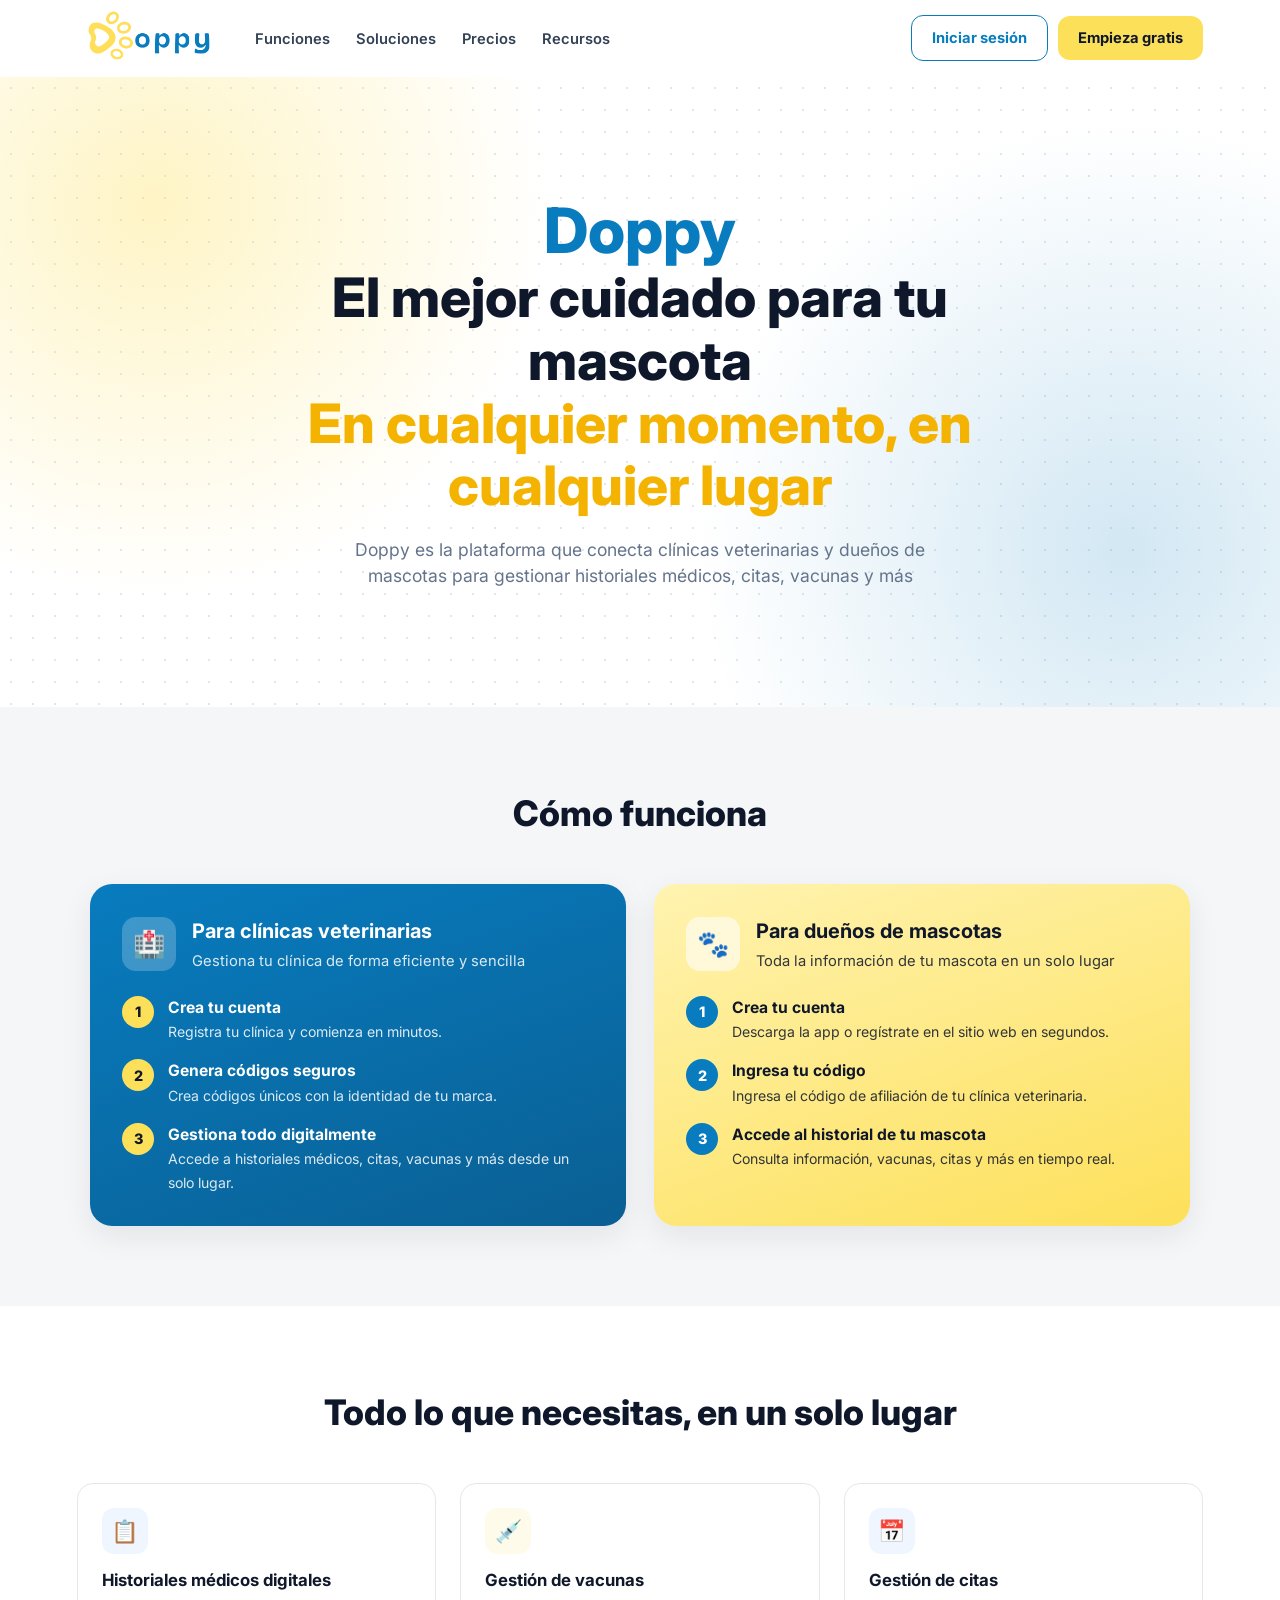
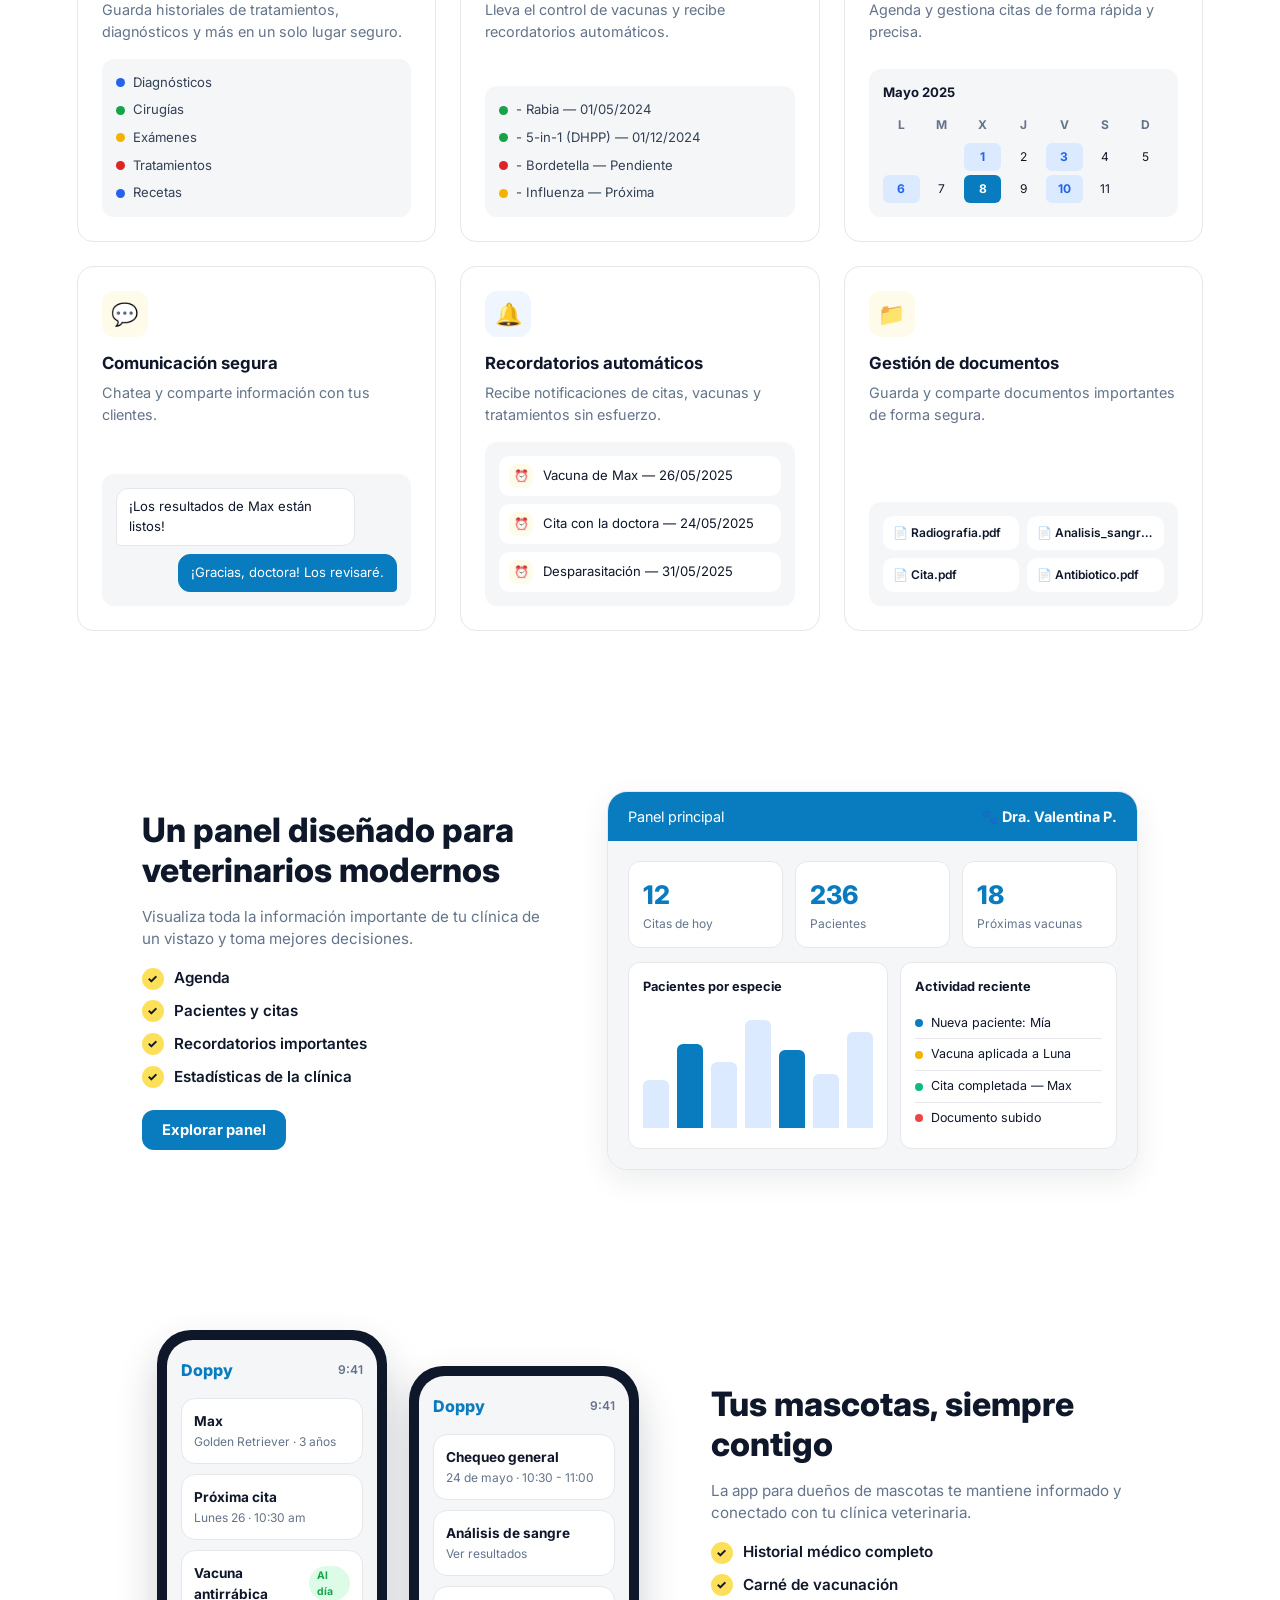
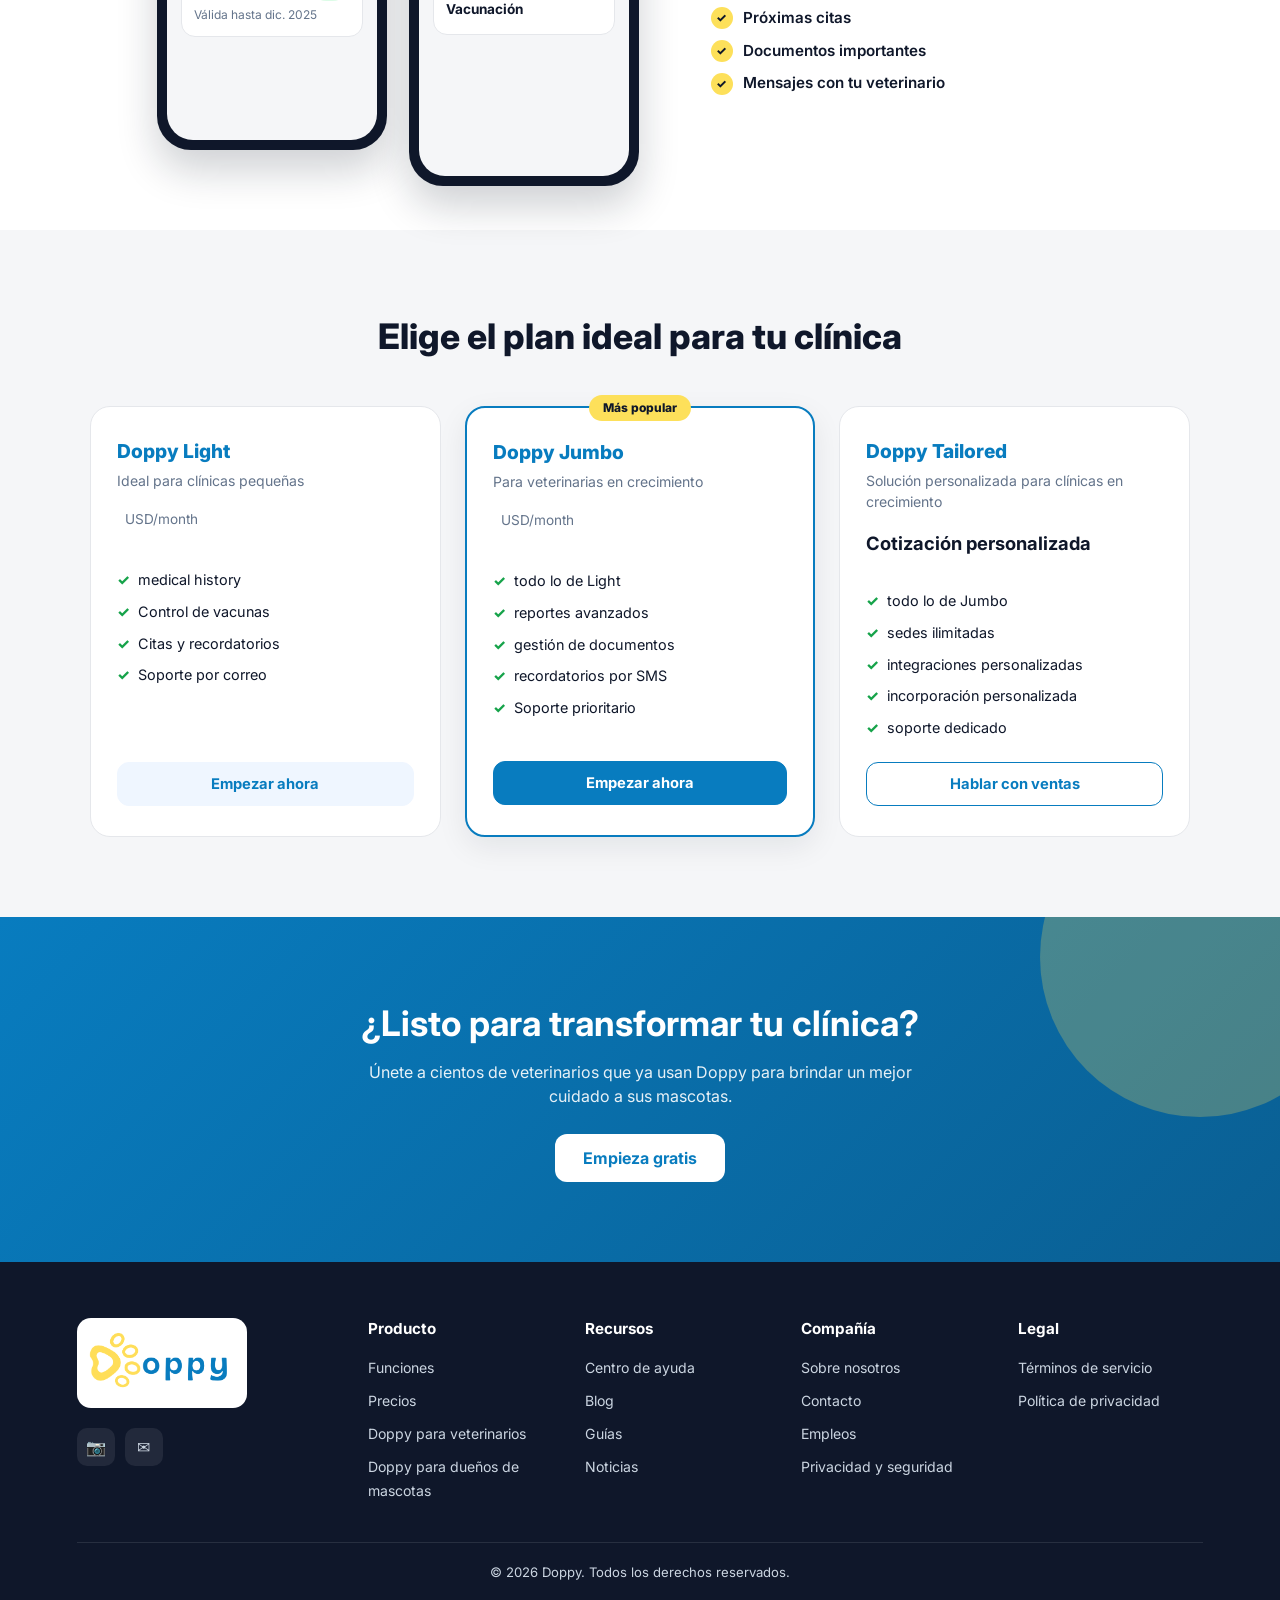
<file: index.html>
<!DOCTYPE html>
<html lang="es">
<head>
<meta charset="UTF-8">
<meta name="viewport" content="width=device-width, initial-scale=1.0">
<title>Doppy Todo para la salud de tu mascota, conectado</title>
<link href="https://fonts.googleapis.com/css2?family=Inter:wght@400;500;600;700;800&display=swap" rel="stylesheet">
<link rel="stylesheet" href="index.css">
</head>
<body>

<!-- NAV -->
<nav>
  <a href="#" class="logo">
    <img src="assets/Type 2.png" alt="Doppy Logo" width="150" height="150">
  </a>
  <ul class="nav-links" id="navLinks">
    <li><a href="#como-funciona">Funciones</a></li>
    <li><a href="#caracteristicas">Soluciones</a></li>
    <li><a href="#planes">Precios</a></li>
    <li><a href="#">Recursos</a></li>
  </ul>
  <div class="nav-right">
    <a href="typeofuser.html" class="btn-ghost" style="text-decoration:none; display:inline-flex; align-items:center; justify-content:center;">Iniciar sesión</a>
    <a href="signupdu.html" class="btn-yellow" style="text-decoration:none; display:inline-flex; align-items:center; justify-content:center;">Empieza gratis</a>
    <button class="hamburger" id="hamburger" aria-label="Menú">
      <span></span><span></span><span></span>
    </button>
  </div>
</nav>

<!-- HERO -->
<section class="hero">
  <div class="hero-text fade-in">
    <h1><span class="doppy-blue">Doppy</span><br>El mejor cuidado para tu mascota<br><span class="doppy-yellow">En cualquier momento, en cualquier lugar</span></h1>
    <p>Doppy es la plataforma que conecta clínicas veterinarias y dueños de mascotas para gestionar historiales médicos, citas, vacunas y más</p> 
  </div>
</section>


<!-- HOW IT WORKS -->
<section class="how" id="como-funciona">
  <h2 class="section-title">Cómo funciona</h2>
  <div class="how-grid">
    <div class="how-card blue-bg fade-in">
      <div class="how-card-header">
        <div class="how-card-icon"></div>
        <div>
          <h3>Para clínicas veterinarias</h3>
          <p>Gestiona tu clínica de forma eficiente y sencilla </p>
        </div>
      </div>
      <ul class="how-steps">
        <li class="how-step">
          <div class="step-num">1</div>
          <div class="step-text">
            <strong>Crea tu cuenta</strong>
            <span>Registra tu clínica y comienza en minutos.</span>
          </div>
        </li>
        <li class="how-step">
          <div class="step-num">2</div>
          <div class="step-text">
            <strong>Genera códigos seguros</strong>
            <span>Crea códigos únicos con la identidad de tu marca.</span>
          </div>
        </li>
        <li class="how-step">
          <div class="step-num">3</div>
          <div class="step-text">
            <strong>Gestiona todo digitalmente</strong>
            <span>Accede a historiales médicos, citas, vacunas y más desde un solo lugar.</span>
          </div>
        </li>
      </ul>
    </div>

    <div class="how-card yellow-bg fade-in">
      <div class="how-card-header">
        <div class="how-card-icon"></div>
        <div>
          <h3>Para dueños de mascotas</h3>
          <p>Toda la información de tu mascota en un solo lugar</p>
        </div>
      </div>
      <ul class="how-steps">
        <li class="how-step">
          <div class="step-num">1</div>
          <div class="step-text">
            <strong>Crea tu cuenta</strong>
            <span>Descarga la app o regístrate en el sitio web en segundos.</span>
          </div>
        </li>
        <li class="how-step">
          <div class="step-num">2</div>
          <div class="step-text">
            <strong>Ingresa tu código</strong>
            <span>Ingresa el código de afiliación de tu clínica veterinaria.</span>
          </div>
        </li>
        <li class="how-step">
          <div class="step-num">3</div>
          <div class="step-text">
            <strong>Accede al historial de tu mascota</strong>
            <span>Consulta información, vacunas, citas y más en tiempo real.</span>
          </div>
        </li>
      </ul>
    </div>
  </div>
</section>

<!-- FEATURES -->
<section class="features" id="caracteristicas">
  <h2 class="section-title">Todo lo que necesitas, en un solo lugar</h2>
  <div class="features-grid">

    <!-- Historiales -->
    <div class="feature-card fade-in">
      <div class="feature-icon"></div>
      <h4>Historiales médicos digitales</h4>
      <p>Guarda historiales de tratamientos, diagnósticos y más en un solo lugar seguro.</p>
      <div class="feature-mini-ui">
        <ul class="mini-list">
          <li><div class="mini-dot dot-blue"></div> Diagnósticos</li>
          <li><div class="mini-dot dot-green"></div> Cirugías</li>
          <li><div class="mini-dot dot-yellow"></div> Exámenes</li>
          <li><div class="mini-dot dot-red"></div> Tratamientos</li>
          <li><div class="mini-dot dot-blue"></div> Recetas</li>
        </ul>
      </div>
    </div>

    <!-- Vacunas -->
    <div class="feature-card fade-in">
      <div class="feature-icon"></div>
      <h4>Gestión de vacunas</h4>
      <p>Lleva el control de vacunas y recibe recordatorios automáticos.</p>
      <div class="feature-mini-ui">
        <ul class="mini-list">
          <li><div class="mini-dot dot-green"></div> - Rabia — 01/05/2024</li>
          <li><div class="mini-dot dot-green"></div> - 5-in-1 (DHPP) — 01/12/2024</li>
          <li><div class="mini-dot dot-red"></div> - Bordetella — Pendiente</li>
          <li><div class="mini-dot dot-yellow"></div> - Influenza — Próxima</li>
        </ul>
      </div>
    </div>

    <!-- Citas -->
    <div class="feature-card fade-in">
      <div class="feature-icon"></div>
      <h4>Gestión de citas</h4>
      <p>Agenda y gestiona citas de forma rápida y precisa.</p>
      <div class="feature-mini-ui mini-calendar">
        <div class="cal-header"><span>Mayo 2025</span><span></span></div>
        <div class="cal-grid">
          <div class="cal-day header">L</div><div class="cal-day header">M</div>
          <div class="cal-day header">X</div><div class="cal-day header">J</div>
          <div class="cal-day header">V</div><div class="cal-day header">S</div>
          <div class="cal-day header">D</div>
          <div class="cal-day"></div><div class="cal-day"></div>
          <div class="cal-day has-event">1</div><div class="cal-day">2</div>
          <div class="cal-day has-event">3</div><div class="cal-day">4</div>
          <div class="cal-day">5</div><div class="cal-day has-event">6</div>
          <div class="cal-day">7</div><div class="cal-day highlight">8</div>
          <div class="cal-day">9</div><div class="cal-day has-event">10</div>
          <div class="cal-day">11</div>
        </div>
      </div>
    </div>

    <!-- Chat -->
    <div class="feature-card fade-in">
      <div class="feature-icon"></div>
      <h4>Comunicación segura</h4>
      <p>Chatea y comparte información con tus clientes.</p>
      <div class="feature-mini-ui">
        <div class="mini-chat">
          <div class="chat-msg">
            <div class="chat-bubble">¡Los resultados de Max están listos!</div>
          </div>
          <div class="chat-msg sent">
            <div class="chat-bubble">¡Gracias, doctora! Los revisaré.</div>
          </div>
        </div>
      </div>
    </div>

    <!-- Recordatorios -->
    <div class="feature-card fade-in">
      <div class="feature-icon"></div>
      <h4>Recordatorios automáticos</h4>
      <p>Recibe notificaciones de citas, vacunas y tratamientos sin esfuerzo.</p>
      <div class="feature-mini-ui">
        <div class="mini-reminder">
          <div class="reminder-item">
            <span class="reminder-icon"></span>
            <div>Vacuna de Max — 26/05/2025</div>
          </div>
          <div class="reminder-item">
            <span class="reminder-icon"></span>
            <div>Cita con la doctora — 24/05/2025</div>
          </div>
          <div class="reminder-item">
            <span class="reminder-icon"></span>
            <div>Desparasitación — 31/05/2025</div>
          </div>
        </div>
      </div>
    </div>

    <!-- Documentos -->
    <div class="feature-card fade-in">
      <div class="feature-icon"></div>
      <h4>Gestión de documentos</h4>
      <p>Guarda y comparte documentos importantes de forma segura.</p>
      <div class="feature-mini-ui">
        <div class="mini-doc">
          <div class="doc-item">Radiografia.pdf</div>
          <div class="doc-item">Analisis_sangre.pdf</div>
          <div class="doc-item">Cita.pdf</div>
          <div class="doc-item">Antibiotico.pdf</div>
        </div>
      </div>
    </div>

  </div>
</section>

<!-- DASHBOARD -->
<section class="dashboard-section">
  <div class="text-side fade-in">
    <h2>Un panel diseñado para veterinarios modernos</h2>
    <p style="color: var(--muted); font-size: 0.95rem;">Visualiza toda la información importante de tu clínica de un vistazo y toma mejores decisiones.</p>
    <ul class="check-list">
      <li>Agenda</li>
      <li>Pacientes y citas</li>
      <li>Recordatorios importantes</li>
      <li> Estadísticas de la clínica</li>
    </ul>
    <button class="btn-blue">Explorar panel</button>
  </div>
  <div class="dashboard-mock-big fade-in">
    <div class="dash-topbar">
      <span>Panel principal</span>
      <strong>🐾 Dra. Valentina P.</strong>
    </div>
    <div class="dash-body">
      <div class="dash-kpis">
        <div class="kpi"><div class="kpi-num">12</div><div class="kpi-label">Citas de hoy</div></div>
        <div class="kpi"><div class="kpi-num">236</div><div class="kpi-label">Pacientes</div></div>
        <div class="kpi"><div class="kpi-num">18</div><div class="kpi-label">Próximas vacunas</div></div>
      </div>
      <div class="dash-bottom">
        <div class="dash-chart">
          <div class="dash-chart-title">Pacientes por especie</div>
          <div class="chart-bars" id="chartBars">
            <div class="bar" style="height: 40%"></div>
            <div class="bar active" style="height: 70%"></div>
            <div class="bar" style="height: 55%"></div>
            <div class="bar" style="height: 90%"></div>
            <div class="bar active" style="height: 65%"></div>
            <div class="bar" style="height: 45%"></div>
            <div class="bar" style="height: 80%"></div>
          </div>
        </div>
        <div class="dash-activity">
          <div class="dash-chart-title">Actividad reciente</div>
          <div class="activity-item">
            <div class="activity-dot" style="background: var(--blue)"></div>
            <div>Nueva paciente: Mía</div>
          </div>
          <div class="activity-item">
            <div class="activity-dot" style="background: var(--yellow-dark)"></div>
            <div>Vacuna aplicada a Luna</div>
          </div>
          <div class="activity-item">
            <div class="activity-dot" style="background: #10B981"></div>
            <div>Cita completada — Max</div>
          </div>
          <div class="activity-item">
            <div class="activity-dot" style="background: #EF4444"></div>
            <div>Documento subido</div>
          </div>
        </div>
      </div>
    </div>
  </div>
</section>

<!-- MOBILE APP -->
<section class="app-section">
  <div class="phones-wrap fade-in">
    <div class="phone-card">
      <div class="phone-screen-inner">
        <div class="ps-header">
          <span class="ps-name">Doppy</span>
          <span class="ps-time">9:41</span>
        </div>
        <div class="ps-card">
          <div class="ps-card-title">Max</div>
          <div class="ps-card-sub">Golden Retriever · 3 años</div>
        </div>
        <div class="ps-card">
          <div class="ps-card-title">Próxima cita</div>
          <div class="ps-card-sub">Lunes 26 · 10:30 am</div>
        </div>
        <div class="ps-card">
          <div class="ps-card-title">Vacuna antirrábica<span class="badge-green">Al día</span></div>
          <div class="ps-card-sub">Válida hasta dic. 2025</div>
        </div>
      </div>
    </div>
    <div class="phone-card">
      <div class="phone-screen-inner">
        <div class="ps-header">
          <span class="ps-name">Doppy</span>
          <span class="ps-time">9:41</span>
        </div>
        <div class="ps-card">
          <div class="ps-card-title">Chequeo general</div>
          <div class="ps-card-sub">24 de mayo · 10:30 - 11:00</div>
        </div>
        <div class="ps-card">
          <div class="ps-card-title">Análisis de sangre</div>
          <div class="ps-card-sub">Ver resultados</div>
        </div>
        <div class="ps-card">
          <div class="ps-card-title">Vacunación</div>
          <div class="ps-card-sub"></div>
        </div>
      </div>
    </div>
  </div>
  <div class="text-side fade-in">
    <h2>Tus mascotas, siempre contigo</h2>
    <p style="color: var(--muted); font-size: 0.95rem; margin-bottom: 16px;">La app para dueños de mascotas te mantiene informado y conectado con tu clínica veterinaria.</p>
    <ul class="check-list">
      <li>Historial médico completo</li>
      <li>Carné de vacunación</li>
      <li>Próximas citas</li>
      <li>Documentos importantes</li>
      <li>Mensajes con tu veterinario</li>
    </ul>
</section>

<!-- PRICING -->
<section class="pricing" id="planes">
  <h2 class="section-title">Elige el plan ideal para tu clínica</h2>
  <div class="pricing-grid">

    <div class="price-card fade-in">
      <div class="plan-name">Doppy Light</div>
      <div class="plan-desc">Ideal para clínicas pequeñas</div>
      <div class="plan-price">
        <span class="currency"></span><span class="amount"></span>
        <span class="period">USD/month</span>
      </div>
      <ul class="plan-features">
        
        <li><span class="check">✓</span> medical history</li>
        <li><span class="check">✓</span> Control de vacunas</li>
        <li><span class="check">✓</span> Citas y recordatorios</li>
        <li><span class="check">✓</span> Soporte por correo</li>
      </ul>
      <button class="btn-plan secondary">Empezar ahora</button>
    </div>

    <div class="price-card popular fade-in">
      <div class="popular-badge">Más popular</div>
      <div class="plan-name">Doppy Jumbo</div>
      <div class="plan-desc">Para veterinarias en crecimiento</div>
      <div class="plan-price">
        <span class="currency">
        </span><span class="amount"></span>
        <span class="period">USD/month</span>
      </div>
      <ul class="plan-features">
        <li><span class="check">✓</span>todo lo de Light</li>
        <li><span class="check">✓</span>reportes avanzados</li>
        <li><span class="check">✓</span>gestión de documentos</li>
        <li><span class="check">✓</span>recordatorios por SMS</li>
        <li><span class="check">✓</span>Soporte prioritario</li>
      </ul>
      <button class="btn-plan primary">Empezar ahora</button>
    </div>

    <div class="price-card fade-in">
      <div class="plan-name">Doppy Tailored</div>
      <div class="plan-desc">Solución personalizada para clínicas en crecimiento</div>
      <div class="plan-price">
        <span class="custom">Cotización personalizada</span>
      </div>
      <ul class="plan-features">
        <li><span class="check">✓</span>todo lo de Jumbo</li>
        <li><span class="check">✓</span>sedes ilimitadas</li>
        <li><span class="check">✓</span>integraciones personalizadas</li>
        <li><span class="check">✓</span>incorporación personalizada</li>
        <li><span class="check">✓</span>soporte dedicado</li>
      </ul>
      <button class="btn-plan outline">Hablar con ventas</button>
    </div>

  </div>
</section>

<!-- CTA -->
<section class="cta-section">
  <h2>¿Listo para transformar tu clínica?</h2>

  <p>Únete a cientos de veterinarios que ya usan Doppy para brindar un mejor cuidado a sus mascotas.</p>
  <div class="cta-buttons">
    <button class="btn-white" style="color: #087cbf;">Empieza gratis</button>
  </div>
</section>

<!-- FOOTER -->
<footer>
  <div class="footer-grid">
    <div class="footer-brand">
        <img src="assets/Type 2.png" alt="Doppy Logo" width="200" height="200" class="logo">
      <div class="social-row">
        <a class="social-btn" href="https://instagram.com/Doppyofficial" target="_blank" rel="noopener" aria-label="Instagram: @Doppyofficial" title="@Doppyofficial">📷</a>
        <a class="social-btn" href="mailto:Doppybussines@outlook.com" aria-label="Email: Doppybussines@outlook.com" title="Doppybussines@outlook.com">✉</a>
      </div>
    </div>
    <div class="footer-col">
      <h5>Producto</h5>
      <ul>
        <li><a href="#">Funciones</a></li>
        <li><a href="#">Precios</a></li>
        <li><a href="#">Doppy para veterinarios</a></li>
        <li><a href="#">Doppy para dueños de mascotas</a></li>
      </ul>
    </div>
    <div class="footer-col">
      <h5>Recursos</h5>
      <ul>
        <li><a href="#">Centro de ayuda</a></li>
        <li><a href="#">Blog</a></li>
        <li><a href="#">Guías</a></li>
        <li><a href="#">Noticias</a></li>
      </ul>
    </div>
    <div class="footer-col">
      <h5>Compañía</h5>
      <ul>
        <li><a href="#">Sobre nosotros</a></li>
        <li><a href="#">Contacto</a></li>
        <li><a href="#">Empleos</a></li>
        <li><a href="#">Privacidad y seguridad</a></li>
      </ul>
    </div>
    <div class="footer-col">
      <h5>Legal</h5>
      <ul>
        <li><a href="#">Términos de servicio</a></li>
        <li><a href="#">Política de privacidad</a></li>
      </ul>
    </div>
  </div>
  <div class="footer-bottom">
    <span>© 2026 Doppy. Todos los derechos reservados.</span>
  </div>
</footer>

<script src="index.js"></script>
</body>
</html>
</file>
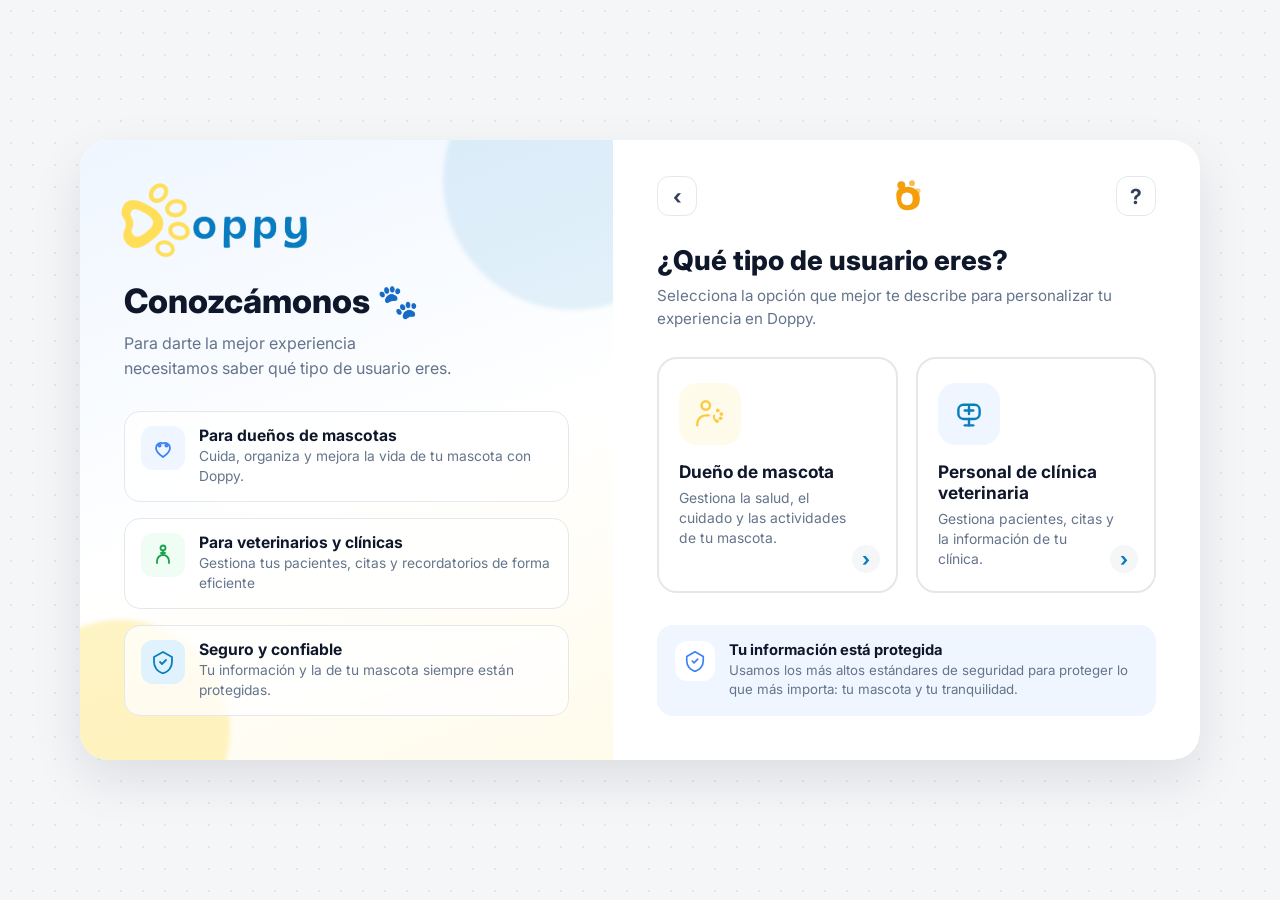
<file: typeofuser.html>
<!DOCTYPE html>
<html lang="es">
<head>
  <meta charset="UTF-8" />
  <meta name="viewport" content="width=device-width, initial-scale=1.0" />
  <title>Doppy</title>
  <link href="https://fonts.googleapis.com/css2?family=Inter:wght@400;500;600;700;800&display=swap" rel="stylesheet" />
  <link rel="stylesheet" href="typeofuser.css" />
</head>
<body>

<div class="card">

  <!-- ═══════════ LEFT ═══════════ -->
  <div class="left">
    <div class="blob blob-blue"></div>
    <div class="blob blob-yellow"></div>

    <!-- Logo -->
    <div class="logo">
      <img class="logo-img" src="assets/Type 2.png" alt="Doppy Logo" height="250" width="250"/>
    </div>

    <!-- Hero -->
    <h1 class="hero-title">Conozcámonos 🐾</h1>
    <p class="hero-sub">Para darte la mejor experiencia<br> necesitamos saber qué tipo de usuario eres.</p>

    <!-- Features -->
    <div class="features">
      <div class="feature">
        <div class="feat-icon fi-blue">
          <svg viewBox="0 0 24 24" fill="none" stroke="#3b82f6" stroke-width="1.8" stroke-linecap="round" stroke-linejoin="round">
            <path d="M12 21C7.8 18.2 5 15.4 5 12a5 5 0 0 1 7-4.58A5 5 0 0 1 19 12c0 3.4-2.8 6.2-7 9z"/>
            <circle cx="8.5" cy="9.5" r="1.2"/>
            <circle cx="15.5" cy="9.5" r="1.2"/>
          </svg>
        </div>
        <div class="feat-body">
          <h4>Para dueños de mascotas</h4>
          <p>Cuida, organiza y mejora la vida de tu mascota con Doppy.</p>
        </div>
      </div>

      <div class="feature">
        <div class="feat-icon fi-green">
          <svg viewBox="0 0 24 24" fill="none" stroke="#16a34a" stroke-width="1.8" stroke-linecap="round" stroke-linejoin="round">
            <circle cx="12" cy="5" r="2.5"/>
            <path d="M12 7.5v4M10 10h4"/>
            <path d="M6 20v-2a6 6 0 0 1 6-6 6 6 0 0 1 6 6v2"/>
          </svg>
        </div>
        <div class="feat-body">
          <h4>Para veterinarios y clínicas</h4>
          <p>Gestiona tus pacientes, citas y recordatorios de forma eficiente</p>
        </div>
      </div>

      <div class="feature">
        <div class="feat-icon fi-purple">
          <svg viewBox="0 0 24 24" fill="none" stroke="#087fbc" stroke-width="1.8" stroke-linecap="round" stroke-linejoin="round">
            <path d="M12 2L3 7v5c0 5.25 3.75 10.14 9 11.32C17.25 22.14 21 17.25 21 12V7L12 2z"/>
            <polyline points="9 12 11 14 15 10"/>
          </svg>
        </div>
        <div class="feat-body">
          <h4>Seguro y confiable</h4>
          <p>Tu información y la de tu mascota siempre están protegidas.</p>
        </div>
      </div>
    </div>
  </div>

  <!-- ═══════════ RIGHT ═══════════ -->
  <div class="right">

    <div class="r-topbar">
      <a href="index.html" class="r-btn" aria-label="Volver a la página principal" style="text-decoration: none;">&#8249;</a>
      <svg viewBox="0 0 56 56" width="40" height="40">
        <circle cx="20" cy="13" r="5.5" fill="#f59e0b"/>
        <circle cx="35" cy="10" r="4"   fill="#f59e0b" opacity=".7"/>
        <circle cx="43" cy="21" r="4"   fill="#f59e0b" opacity=".5"/>
        <path d="M13 26 Q13 48 28 48 Q46 48 46 32 Q46 17 30 15 Q13 15 13 26Z" fill="#f59e0b"/>
        <path d="M20 32 Q20 41 28 41 Q36 41 36 32 Q36 23 28 23 Q20 23 20 32Z" fill="#fff"/>
      </svg>
      <button class="r-btn">?</button>
    </div>

    <h2 class="r-title">¿Qué tipo de usuario eres?</h2>
    <p class="r-sub">Selecciona la opción que mejor te describe para personalizar tu experiencia en Doppy.</p>
    <div class="type-grid">
      <!-- Dueño -->
      <a class="type-card" href="logindu.html" onclick="selectUserType('owner')">
        <div class="type-icon ti-blue">
          <svg viewBox="0 0 24 24" fill="none" stroke="#fbca41" stroke-width="1.7" stroke-linecap="round" stroke-linejoin="round">
            <circle cx="9" cy="6" r="3"/>
            <path d="M3 20v-1a6 6 0 0 1 6-6h2"/>
            <circle cx="17.5" cy="9.5"  r="1.3" fill="#fbca41" stroke="none"/>
            <circle cx="20"   cy="12"   r="1.3" fill="#fbca41" stroke="none"/>
            <circle cx="19.5" cy="15"   r="1.3" fill="#fbca41" stroke="none"/>
            <circle cx="17"   cy="17"   r="1.3" fill="#fbca41" stroke="none"/>
            <path d="M15 13 Q14 16 17 17" stroke="#fbca41" stroke-width="1.4"/>
          </svg>
        </div>
        <h3>Dueño de mascota</h3>
        <p>Gestiona la salud, el cuidado y las actividades de tu mascota.</p>
        <span class="type-arrow">›</span>
      </a>

      <!-- Veterinario -->
      <a class="type-card" href="logindv.html" onclick="selectUserType('vet')">
        <div class="type-icon ti-green">
          <svg viewBox="0 0 24 24" fill="none" stroke="#087fbc" stroke-width="1.7" stroke-linecap="round" stroke-linejoin="round">
            <path d="M4.5 9a3.5 3.5 0 0 1 3.5-3.5h8A3.5 3.5 0 0 1 19.5 9v3a3.5 3.5 0 0 1-3.5 3.5H8A3.5 3.5 0 0 1 4.5 12V9z"/>
            <line x1="12" y1="15.5" x2="12" y2="20"/>
            <line x1="9"  y1="20"   x2="15" y2="20"/>
            <line x1="9"  y1="9.5"  x2="15" y2="9.5"/>
            <line x1="12" y1="7"    x2="12" y2="12"/>
          </svg>
        </div>
        <h3>Personal de clínica veterinaria</h3>
        <p>Gestiona pacientes, citas y la información de tu clínica.</p>
        <span class="type-arrow">›</span>
      </a>
    </div>

    <!-- Security -->
    <div class="security">
      <div class="sec-icon">
        <svg viewBox="0 0 24 24" fill="none" stroke="#3b82f6" stroke-width="1.8" stroke-linecap="round" stroke-linejoin="round">
          <path d="M12 2L3 7v5c0 5.25 3.75 10.14 9 11.32C17.25 22.14 21 17.25 21 12V7L12 2z"/>
          <polyline points="9 12 11 14 15 10"/>
        </svg>
      </div>
      <div class="sec-body">
        <h5>Tu información está protegida</h5>
        <p>Usamos los más altos estándares de seguridad para proteger lo que más importa: tu mascota y tu tranquilidad.</p>
      </div>
    </div>

  </div>
</div>

<script src="typeofuser.js"></script>
</body>
</html>
</file>
<file: index.css>
/* ============================================================
   Doppy — Landing (index.html)
   Colores tomados del logo (amarillo + azul Doppy) y de la paleta
   que ya usan los paneles (dashboardda.css).
   ============================================================ */
:root{
  --blue:#087cbf;          /* azul del logo */
  --blue-dark:#06659c;
  --blue-ui:#2563EB;       /* azul de los paneles */
  --blue-100:#DBEAFE;
  --blue-50:#EFF6FF;
  --yellow:#FDE05A;        /* amarillo del logo */
  --yellow-dark:#f5b301;
  --yellow-50:#FFFBEB;
  --green:#16A34A;
  --red:#DC2626;
  --ink:#0F172A;
  --ink-2:#334155;
  --muted:#64748B;
  --line:#E5E7EB;
  --bg:#F5F6F8;
  --card:#FFFFFF;
  --radius:16px;
  --shadow:0 10px 30px rgba(15,23,42,.08);
}

*{box-sizing:border-box;}
html{scroll-behavior:smooth;}
body{margin:0;font-family:'Inter',sans-serif;color:var(--ink);background:#fff;line-height:1.5;}
a{color:inherit;text-decoration:none;}
button{font-family:inherit;cursor:pointer;}
img{max-width:100%;}

section{padding:80px 6%;}
.section-title{text-align:center;font-size:clamp(1.6rem,3vw,2.2rem);font-weight:800;margin:0 0 44px;}

/* ---------- botones ---------- */
.btn-ghost,.btn-yellow,.btn-blue,.btn-white{
  border:none;border-radius:12px;padding:11px 20px;font-weight:700;font-size:.92rem;
  transition:transform .15s ease, box-shadow .15s ease, background .15s ease;
}
.btn-ghost{background:transparent;color:var(--blue);border:1.5px solid var(--blue);}
.btn-ghost:hover{background:var(--blue-50);}
.btn-yellow{background:var(--yellow);color:var(--ink);}
.btn-yellow:hover{background:var(--yellow-dark);transform:translateY(-1px);}
.btn-blue{background:var(--blue);color:#fff;margin-top:22px;}
.btn-blue:hover{background:var(--blue-dark);transform:translateY(-1px);}
.btn-white{background:#fff;color:var(--blue);padding:14px 28px;font-size:1rem;}
.btn-white:hover{transform:translateY(-2px);box-shadow:0 8px 20px rgba(0,0,0,.15);}

/* ---------- NAV ---------- */
nav{
  position:sticky;top:0;z-index:50;display:flex;align-items:center;gap:28px;
  padding:6px 6%;background:rgba(255,255,255,.92);backdrop-filter:blur(8px);
  border-bottom:1px solid transparent;transition:border-color .2s, box-shadow .2s;
}
nav.scrolled{border-bottom-color:var(--line);box-shadow:0 4px 16px rgba(15,23,42,.05);}
nav .logo{display:flex;align-items:center;height:64px;overflow:hidden;}
nav .logo img{width:150px;height:150px;object-fit:cover;}
.nav-links{display:flex;gap:26px;list-style:none;margin:0;padding:0;}
.nav-links a{font-weight:600;font-size:.92rem;color:var(--ink-2);transition:color .15s;}
.nav-links a:hover{color:var(--blue);}
.nav-right{display:flex;align-items:center;gap:10px;margin-left:auto;}
.hamburger{display:none;flex-direction:column;gap:4px;background:none;border:none;padding:8px;}
.hamburger span{width:22px;height:2.5px;background:var(--ink);border-radius:2px;transition:transform .2s, opacity .2s;}
.hamburger.open span:nth-child(1){transform:translateY(6.5px) rotate(45deg);}
.hamburger.open span:nth-child(2){opacity:0;}
.hamburger.open span:nth-child(3){transform:translateY(-6.5px) rotate(-45deg);}

/* ---------- HERO ---------- */
.hero{
  min-height:min(70vh,680px);display:flex;align-items:center;justify-content:center;text-align:center;
  background:
    radial-gradient(circle at 12% 20%, rgba(253,224,90,.35) 0, transparent 32%),
    radial-gradient(circle at 88% 75%, rgba(8,124,191,.18) 0, transparent 35%),
    radial-gradient(#e3e6ec 1px, transparent 1px);
  background-size:auto, auto, 22px 22px;
}
.hero-text{max-width:820px;}
.hero h1{font-size:clamp(2rem,5vw,3.4rem);line-height:1.15;font-weight:800;margin:0 0 20px;}
.doppy-blue{color:var(--blue);font-size:1.15em;}
.doppy-yellow{color:var(--yellow-dark);}
.hero p{font-size:1.1rem;color:var(--muted);max-width:640px;margin:0 auto;}

/* ---------- CÓMO FUNCIONA ---------- */
.how{background:var(--bg);}
.how-grid{display:grid;grid-template-columns:repeat(2,1fr);gap:28px;max-width:1100px;margin:0 auto;}
.how-card{border-radius:22px;padding:32px;box-shadow:var(--shadow);}
.how-card.blue-bg{background:linear-gradient(160deg,var(--blue) 0%,#0a5f93 100%);color:#fff;}
.how-card.yellow-bg{background:linear-gradient(160deg,#FFF3B0 0%,var(--yellow) 100%);color:var(--ink);}
.how-card-header{display:flex;gap:16px;align-items:center;margin-bottom:24px;}
.how-card-icon{
  width:54px;height:54px;border-radius:14px;flex-shrink:0;display:flex;align-items:center;justify-content:center;
  font-size:26px;background:rgba(255,255,255,.22);
}
.blue-bg .how-card-icon::before{content:"🏥";}
.yellow-bg .how-card-icon{background:rgba(255,255,255,.6);}
.yellow-bg .how-card-icon::before{content:"🐾";}
.how-card h3{margin:0 0 4px;font-size:1.25rem;}
.how-card-header p{margin:0;opacity:.85;font-size:.92rem;}
.how-steps{list-style:none;margin:0;padding:0;display:flex;flex-direction:column;gap:16px;}
.how-step{display:flex;gap:14px;align-items:flex-start;}
.step-num{
  width:32px;height:32px;border-radius:50%;flex-shrink:0;display:flex;align-items:center;justify-content:center;
  font-weight:800;font-size:.9rem;
}
.blue-bg .step-num{background:var(--yellow);color:var(--ink);}
.yellow-bg .step-num{background:var(--blue);color:#fff;}
.step-text strong{display:block;font-size:.98rem;}
.step-text span{font-size:.88rem;opacity:.85;}

/* ---------- FUNCIONES ---------- */
.features-grid{display:grid;grid-template-columns:repeat(3,1fr);gap:24px;max-width:1150px;margin:0 auto;}
.feature-card{
  background:var(--card);border:1px solid var(--line);border-radius:var(--radius);padding:24px;
  display:flex;flex-direction:column;transition:transform .2s, box-shadow .2s;
}
.feature-card:hover{transform:translateY(-4px);box-shadow:var(--shadow);}
.feature-icon{
  width:46px;height:46px;border-radius:12px;background:var(--blue-50);display:flex;align-items:center;
  justify-content:center;font-size:22px;margin-bottom:14px;
}
.feature-card:nth-child(1) .feature-icon::before{content:"📋";}
.feature-card:nth-child(2) .feature-icon::before{content:"💉";}
.feature-card:nth-child(3) .feature-icon::before{content:"📅";}
.feature-card:nth-child(4) .feature-icon::before{content:"💬";}
.feature-card:nth-child(5) .feature-icon::before{content:"🔔";}
.feature-card:nth-child(6) .feature-icon::before{content:"📁";}
.feature-card:nth-child(even) .feature-icon{background:var(--yellow-50);}
.feature-card h4{margin:0 0 6px;font-size:1.05rem;}
.feature-card > p{margin:0 0 16px;color:var(--muted);font-size:.9rem;}
.feature-mini-ui{margin-top:auto;background:var(--bg);border-radius:12px;padding:14px;font-size:.82rem;}

.mini-list{list-style:none;margin:0;padding:0;display:flex;flex-direction:column;gap:8px;}
.mini-list li{display:flex;align-items:center;gap:8px;color:var(--ink-2);}
.mini-dot{width:9px;height:9px;border-radius:50%;flex-shrink:0;}
.dot-blue{background:var(--blue-ui);}
.dot-green{background:var(--green);}
.dot-yellow{background:var(--yellow-dark);}
.dot-red{background:var(--red);}

.cal-header{display:flex;justify-content:space-between;font-weight:700;margin-bottom:8px;}
.cal-grid{display:grid;grid-template-columns:repeat(7,1fr);gap:4px;text-align:center;}
.cal-day{padding:5px 0;border-radius:6px;font-size:.75rem;}
.cal-day.header{color:var(--muted);font-weight:700;}
.cal-day.has-event{background:var(--blue-100);color:var(--blue-ui);font-weight:700;}
.cal-day.highlight{background:var(--blue);color:#fff;font-weight:700;}

.mini-chat{display:flex;flex-direction:column;gap:8px;}
.chat-msg{display:flex;}
.chat-msg.sent{justify-content:flex-end;}
.chat-bubble{background:#fff;border:1px solid var(--line);padding:8px 12px;border-radius:12px 12px 12px 4px;max-width:85%;}
.chat-msg.sent .chat-bubble{background:var(--blue);color:#fff;border-color:var(--blue);border-radius:12px 12px 4px 12px;}

.mini-reminder{display:flex;flex-direction:column;gap:8px;}
.reminder-item{display:flex;align-items:center;gap:10px;background:#fff;border-radius:10px;padding:8px 10px;}
.reminder-icon{width:24px;height:24px;border-radius:8px;background:var(--yellow-50);display:flex;align-items:center;justify-content:center;font-size:12px;}
.reminder-icon::before{content:"⏰";}

.mini-doc{display:grid;grid-template-columns:1fr 1fr;gap:8px;}
.doc-item{background:#fff;border-radius:10px;padding:8px 10px;font-size:.75rem;font-weight:600;overflow:hidden;text-overflow:ellipsis;white-space:nowrap;}
.doc-item::before{content:"📄 ";}

/* ---------- PANEL / APP ---------- */
.dashboard-section,.app-section{display:grid;grid-template-columns:1fr 1.3fr;gap:56px;align-items:center;max-width:1150px;margin:0 auto;}
.app-section{grid-template-columns:1.2fr 1fr;}
.text-side h2{font-size:clamp(1.6rem,3vw,2.1rem);font-weight:800;margin:0 0 12px;line-height:1.2;}
.check-list{list-style:none;margin:16px 0 0;padding:0;display:flex;flex-direction:column;gap:10px;}
.check-list li{display:flex;align-items:center;gap:10px;font-weight:600;font-size:.95rem;}
.check-list li::before{
  content:"✓";width:22px;height:22px;border-radius:50%;background:var(--yellow);color:var(--ink);
  display:flex;align-items:center;justify-content:center;font-size:.75rem;font-weight:800;flex-shrink:0;
}

.dashboard-mock-big{background:var(--card);border:1px solid var(--line);border-radius:20px;box-shadow:var(--shadow);overflow:hidden;}
.dash-topbar{display:flex;justify-content:space-between;align-items:center;padding:14px 20px;background:var(--blue);color:#fff;font-size:.9rem;}
.dash-body{padding:20px;background:var(--bg);}
.dash-kpis{display:grid;grid-template-columns:repeat(3,1fr);gap:12px;margin-bottom:14px;}
.kpi{background:#fff;border-radius:12px;padding:14px;border:1px solid var(--line);}
.kpi-num{font-size:1.6rem;font-weight:800;color:var(--blue);}
.kpi-label{font-size:.75rem;color:var(--muted);}
.dash-bottom{display:grid;grid-template-columns:1.2fr 1fr;gap:12px;}
.dash-chart,.dash-activity{background:#fff;border-radius:12px;padding:14px;border:1px solid var(--line);}
.dash-chart-title{font-size:.8rem;font-weight:700;margin-bottom:12px;}
.chart-bars{display:flex;align-items:flex-end;gap:8px;height:120px;}
.chart-bars .bar{flex:1;background:var(--blue-100);border-radius:6px 6px 0 0;transition:height .8s ease;}
.chart-bars .bar.active{background:var(--blue);}
.activity-item{display:flex;align-items:center;gap:8px;font-size:.78rem;padding:6px 0;border-bottom:1px solid var(--line);}
.activity-item:last-child{border-bottom:none;}
.activity-dot{width:8px;height:8px;border-radius:50%;flex-shrink:0;}

.phones-wrap{display:flex;gap:22px;justify-content:center;}
.phone-card{
  width:230px;background:var(--ink);border-radius:34px;padding:10px;box-shadow:0 20px 40px rgba(15,23,42,.2);
}
.phone-card:nth-child(2){transform:translateY(36px);}
.phone-screen-inner{background:var(--bg);border-radius:26px;padding:18px 14px;min-height:400px;display:flex;flex-direction:column;gap:10px;}
.ps-header{display:flex;justify-content:space-between;align-items:center;margin-bottom:6px;}
.ps-name{font-weight:800;color:var(--blue);}
.ps-time{font-size:.75rem;color:var(--muted);font-weight:600;}
.ps-card{background:#fff;border-radius:14px;padding:12px;border:1px solid var(--line);}
.ps-card-title{font-weight:700;font-size:.85rem;display:flex;justify-content:space-between;align-items:center;gap:6px;}
.ps-card-sub{font-size:.75rem;color:var(--muted);margin-top:2px;}
.badge-green{background:#DCFCE7;color:var(--green);font-size:.65rem;padding:2px 8px;border-radius:20px;font-weight:700;}

/* ---------- PRECIOS ---------- */
.pricing{background:var(--bg);}
.pricing-grid{display:grid;grid-template-columns:repeat(3,1fr);gap:24px;max-width:1100px;margin:0 auto;align-items:stretch;}
.price-card{
  position:relative;background:var(--card);border:1px solid var(--line);border-radius:20px;padding:30px 26px;
  display:flex;flex-direction:column;
}
.price-card.popular{border:2px solid var(--blue);box-shadow:var(--shadow);transform:scale(1.03);}
.popular-badge{
  position:absolute;top:-13px;left:50%;transform:translateX(-50%);background:var(--yellow);color:var(--ink);
  font-size:.75rem;font-weight:800;padding:4px 14px;border-radius:20px;white-space:nowrap;
}
.plan-name{font-size:1.2rem;font-weight:800;color:var(--blue);}
.plan-desc{font-size:.88rem;color:var(--muted);margin:4px 0 18px;}
.plan-price{display:flex;align-items:baseline;gap:4px;margin-bottom:20px;min-height:40px;}
.plan-price .amount{font-size:2.2rem;font-weight:800;}
.plan-price .period{font-size:.85rem;color:var(--muted);}
.plan-price .custom{font-size:1.15rem;font-weight:700;}
.plan-features{list-style:none;margin:0 0 24px;padding:0;display:flex;flex-direction:column;gap:10px;font-size:.9rem;}
.plan-features li{display:flex;gap:8px;align-items:center;}
.plan-features li::first-letter{text-transform:uppercase;}
.check{color:var(--green);font-weight:800;}
.btn-plan{margin-top:auto;border-radius:12px;padding:12px;font-weight:700;font-size:.92rem;border:1.5px solid var(--blue);transition:background .15s, color .15s;}
.btn-plan.primary{background:var(--blue);color:#fff;}
.btn-plan.primary:hover{background:var(--blue-dark);}
.btn-plan.secondary{background:var(--blue-50);color:var(--blue);border-color:var(--blue-50);}
.btn-plan.secondary:hover{border-color:var(--blue);}
.btn-plan.outline{background:#fff;color:var(--blue);}
.btn-plan.outline:hover{background:var(--blue-50);}

/* ---------- CTA ---------- */
.cta-section{
  text-align:center;color:#fff;background:linear-gradient(135deg,var(--blue) 0%,#0a5f93 100%);
  position:relative;overflow:hidden;
}
.cta-section::before{
  content:"";position:absolute;width:320px;height:320px;border-radius:50%;background:rgba(253,224,90,.25);
  top:-120px;right:-80px;
}
.cta-section h2{font-size:clamp(1.6rem,3vw,2.2rem);margin:0 0 10px;position:relative;}
.cta-section p{opacity:.9;margin:0 auto 26px;max-width:560px;position:relative;}
.cta-buttons{display:flex;justify-content:center;gap:12px;position:relative;}
.cta-buttons .btn-white:empty{display:none;}

/* ---------- FOOTER ---------- */
footer{background:var(--ink);color:#CBD5E1;padding:56px 6% 24px;}
.footer-grid{display:grid;grid-template-columns:1.4fr repeat(4,1fr);gap:32px;max-width:1150px;margin:0 auto;}
.footer-brand .logo{width:170px;height:90px;object-fit:cover;background:#fff;border-radius:14px;}
.social-row{display:flex;gap:10px;margin-top:14px;}
.social-btn{
  width:38px;height:38px;border-radius:10px;background:rgba(255,255,255,.08);display:flex;align-items:center;
  justify-content:center;transition:background .15s;
}
.social-btn:hover{background:var(--blue);}
.footer-col h5{color:#fff;font-size:.95rem;margin:0 0 14px;}
.footer-col ul{list-style:none;margin:0;padding:0;display:flex;flex-direction:column;gap:9px;}
.footer-col a{font-size:.88rem;transition:color .15s;}
.footer-col a:hover{color:var(--yellow);}
.footer-bottom{border-top:1px solid rgba(255,255,255,.1);margin-top:40px;padding-top:20px;text-align:center;font-size:.82rem;}

/* ---------- animación de entrada ----------
   Solo se ocultan si index.js cargó (clase .js en <html>), así el
   contenido nunca queda invisible si el script falla. */
.js .fade-in{opacity:0;transform:translateY(24px);transition:opacity .6s ease, transform .6s ease;}
.js .fade-in.visible{opacity:1;transform:none;}

/* ---------- responsive ---------- */
@media (max-width:980px){
  .features-grid,.pricing-grid{grid-template-columns:repeat(2,1fr);}
  .dashboard-section,.app-section{grid-template-columns:1fr;}
  .app-section .phones-wrap{order:2;}
  .footer-grid{grid-template-columns:repeat(3,1fr);}
  .price-card.popular{transform:none;}
}
@media (max-width:760px){
  section{padding:56px 5%;}
  .nav-links{
    position:absolute;top:100%;left:0;right:0;flex-direction:column;gap:0;background:#fff;
    border-bottom:1px solid var(--line);max-height:0;overflow:hidden;transition:max-height .25s ease;
  }
  .nav-links.open{max-height:260px;}
  .nav-links li a{display:block;padding:14px 6%;}
  .hamburger{display:flex;}
  nav{gap:12px;}
  nav .logo img{width:110px;height:110px;}
  .nav-right{gap:6px;}
  .nav-right .btn-ghost,.nav-right .btn-yellow{padding:8px 10px;font-size:.78rem;}
  .how-grid,.features-grid,.pricing-grid{grid-template-columns:1fr;}
  .dash-kpis{grid-template-columns:1fr 1fr 1fr;}
  .dash-bottom{grid-template-columns:1fr;}
  .phone-card{width:180px;}
  .phone-card:nth-child(2){transform:none;}
  .phone-screen-inner{min-height:330px;}
  .footer-grid{grid-template-columns:1fr 1fr;}
  .footer-brand{grid-column:1 / -1;}
}
</file>
<file: typeofuser.css>
/* ============================================================
   Doppy — ¿Qué tipo de usuario eres? (typeofuser.html)
   ============================================================ */
:root{
  --blue:#087cbf;
  --blue-ui:#2563EB;
  --blue-100:#DBEAFE;
  --blue-50:#EFF6FF;
  --yellow:#FDE05A;
  --yellow-dark:#f5b301;
  --yellow-50:#FFFBEB;
  --green:#16A34A;
  --green-50:#F0FDF4;
  --ink:#0F172A;
  --ink-2:#334155;
  --muted:#64748B;
  --line:#E5E7EB;
  --bg:#F5F6F8;
}

*{box-sizing:border-box;}
body{
  margin:0;min-height:100vh;font-family:'Inter',sans-serif;color:var(--ink);
  background:var(--bg);background-image:radial-gradient(#e3e6ec 1px,transparent 1px);background-size:22px 22px;
  display:flex;align-items:center;justify-content:center;padding:28px 16px;
}
a{color:inherit;text-decoration:none;}
button{font-family:inherit;cursor:pointer;}

.card{
  width:100%;max-width:1120px;display:grid;grid-template-columns:1fr 1.1fr;background:#fff;
  border-radius:28px;box-shadow:0 20px 50px rgba(15,23,42,.10);overflow:hidden;
}

/* ---------- izquierda ---------- */
.left{
  position:relative;overflow:hidden;padding:36px 44px 44px;
  background:linear-gradient(160deg,var(--blue-50) 0%,#fff 55%,var(--yellow-50) 100%);
}
.blob{position:absolute;border-radius:50%;filter:blur(2px);pointer-events:none;}
.blob-blue{width:260px;height:260px;background:rgba(8,124,191,.10);top:-90px;right:-90px;}
.blob-yellow{width:220px;height:220px;background:rgba(253,224,90,.35);bottom:-80px;left:-70px;}

.logo{position:relative;margin-bottom:8px;}
/* El PNG del logo es cuadrado con mucho margen: se recorta al centro. */
.logo-img{width:230px;height:96px;object-fit:cover;display:block;margin-left:-20px;}

.hero-title{position:relative;font-size:2.1rem;font-weight:800;margin:0 0 10px;}
.hero-sub{position:relative;color:var(--muted);font-size:1rem;line-height:1.55;margin:0 0 30px;}

.features{position:relative;display:flex;flex-direction:column;gap:16px;}
.feature{
  display:flex;gap:14px;align-items:flex-start;background:rgba(255,255,255,.75);border:1px solid var(--line);
  border-radius:16px;padding:14px 16px;backdrop-filter:blur(4px);
}
.feat-icon{width:44px;height:44px;border-radius:12px;display:flex;align-items:center;justify-content:center;flex-shrink:0;}
.feat-icon svg{width:24px;height:24px;}
.fi-blue{background:var(--blue-50);}
.fi-green{background:var(--green-50);}
.fi-purple{background:#E0F2FE;}
.feat-body h4{margin:0 0 2px;font-size:.98rem;}
.feat-body p{margin:0;font-size:.86rem;color:var(--muted);line-height:1.45;}

/* ---------- derecha ---------- */
.right{padding:36px 44px 44px;display:flex;flex-direction:column;}
.r-topbar{display:flex;align-items:center;justify-content:space-between;margin-bottom:28px;}
.r-btn{
  width:40px;height:40px;border-radius:12px;border:1px solid var(--line);background:#fff;
  display:flex;align-items:center;justify-content:center;font-size:1.3rem;font-weight:700;color:var(--ink-2);
  transition:background .15s, border-color .15s;
}
.r-btn:hover{background:var(--blue-50);border-color:var(--blue-100);color:var(--blue);}

.r-title{font-size:1.7rem;font-weight:800;margin:0 0 8px;}
.r-sub{color:var(--muted);margin:0 0 26px;font-size:.95rem;line-height:1.5;}

.type-grid{display:grid;grid-template-columns:1fr 1fr;gap:18px;margin-bottom:26px;}
.type-card{
  position:relative;display:flex;flex-direction:column;border:2px solid var(--line);border-radius:20px;
  padding:24px 20px 22px;background:#fff;transition:border-color .18s, box-shadow .18s, transform .18s;
}
.type-card:hover{border-color:var(--blue);box-shadow:0 12px 30px rgba(8,124,191,.15);transform:translateY(-3px);}
.type-card.selected{border-color:var(--blue);background:var(--blue-50);}
.type-icon{width:62px;height:62px;border-radius:18px;display:flex;align-items:center;justify-content:center;margin-bottom:16px;}
.type-icon svg{width:34px;height:34px;}
.ti-blue{background:var(--yellow-50);}
.ti-green{background:var(--blue-50);}
.type-card h3{margin:0 0 6px;font-size:1.08rem;}
.type-card p{margin:0;color:var(--muted);font-size:.87rem;line-height:1.45;padding-right:20px;}
.type-arrow{
  position:absolute;right:16px;bottom:18px;width:28px;height:28px;border-radius:50%;background:var(--bg);
  display:flex;align-items:center;justify-content:center;font-size:1.2rem;font-weight:700;color:var(--blue);
  transition:background .18s, color .18s;
}
.type-card:hover .type-arrow{background:var(--blue);color:#fff;}

.security{
  margin-top:auto;display:flex;gap:14px;align-items:flex-start;background:var(--blue-50);
  border-radius:16px;padding:16px 18px;
}
.sec-icon{width:40px;height:40px;border-radius:12px;background:#fff;display:flex;align-items:center;justify-content:center;flex-shrink:0;}
.sec-icon svg{width:22px;height:22px;}
.sec-body h5{margin:0 0 2px;font-size:.92rem;}
.sec-body p{margin:0;font-size:.83rem;color:var(--muted);line-height:1.45;}

/* ---------- responsive ---------- */
@media (max-width:900px){
  .card{grid-template-columns:1fr;}
  .left{padding:28px 28px 32px;}
  .features{display:none;}
  .hero-sub{margin-bottom:0;}
  .right{padding:28px;}
}
@media (max-width:560px){
  .type-grid{grid-template-columns:1fr;}
  .hero-title{font-size:1.7rem;}
  .r-title{font-size:1.4rem;}
}
</file>
